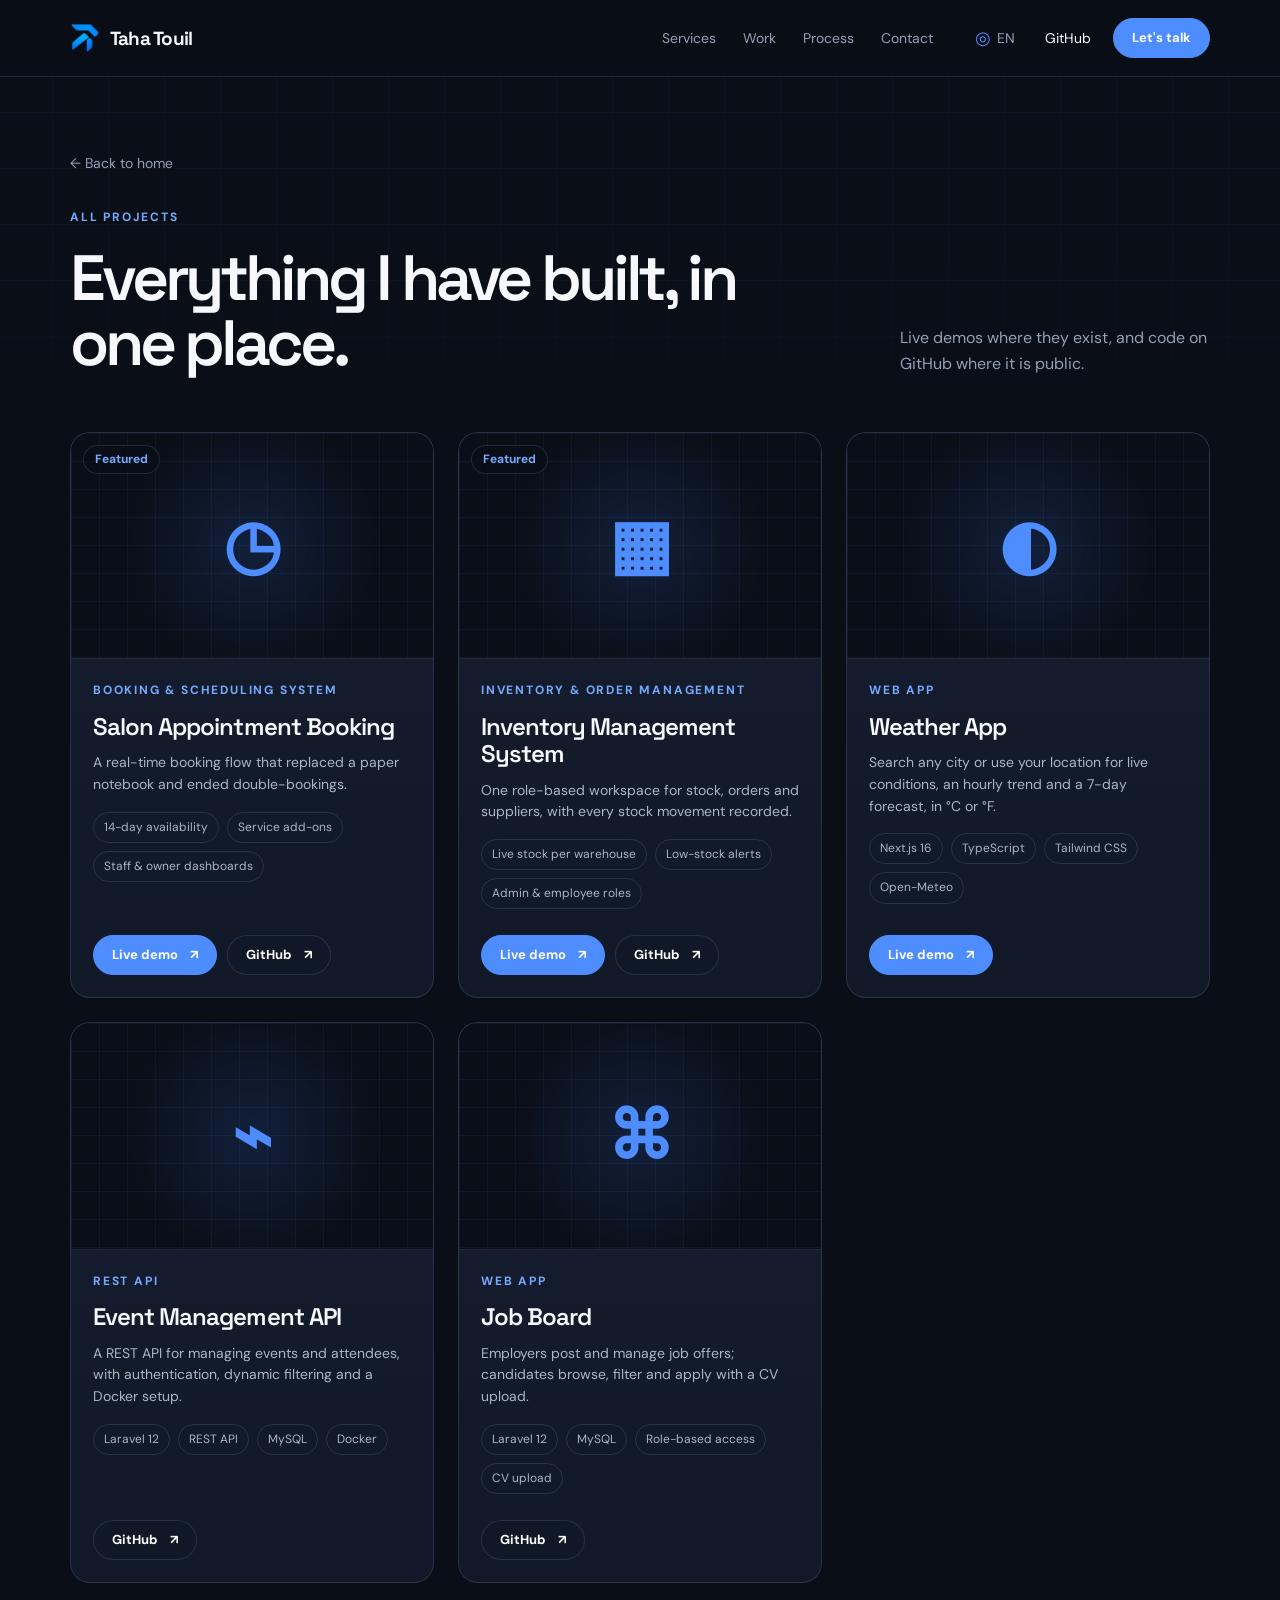
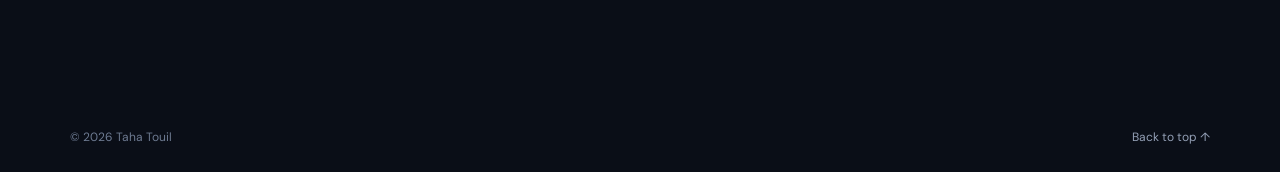
<file: projects.html>
<!doctype html>
<html lang="en">

<head>
    <meta charset="utf-8">
    <meta name="viewport" content="width=device-width, initial-scale=1">
    <meta name="description"
        content="All projects by Taha Touil: booking, inventory, weather, API and job board applications.">
    <title>Projects | Taha Touil</title>
    <link rel="icon" href="icons/favicon.ico" sizes="any">
    <link rel="icon" type="image/png" sizes="32x32" href="icons/favicon-32.png">
    <link rel="icon" type="image/png" sizes="16x16" href="icons/favicon-16.png">
    <link rel="apple-touch-icon" sizes="180x180" href="icons/apple-touch-icon.png">
    <meta name="theme-color" content="#0a0e17">
    <link rel="preconnect" href="https://fonts.googleapis.com">
    <link rel="preconnect" href="https://fonts.gstatic.com" crossorigin>
    <link
        href="https://fonts.googleapis.com/css2?family=DM+Sans:wght@400;500;600;700&family=Space+Grotesk:wght@500;600;700&display=swap"
        rel="stylesheet">
    <link rel="stylesheet" href="styles.css">
    <link rel="stylesheet" href="projects.css">

    <meta property="og:type" content="website">
    <meta property="og:site_name" content="Taha Touil">
    <meta property="og:title" content="Projects | Taha Touil">
    <meta property="og:description"
        content="Booking, inventory, weather, API and job board applications built by Taha Touil.">
    <meta property="og:url" content="https://taha-touill.onrender.com/projects.html">
    <meta property="og:image" content="https://taha-touill.onrender.com/icons/og-image.png">
    <meta property="og:image:width" content="1200">
    <meta property="og:image:height" content="630">
    <meta name="twitter:card" content="summary_large_image">
</head>

<body>
    <header class="site-header" id="top">
        <nav class="nav container" aria-label="Main navigation">
            <a class="brand" href="index.html" aria-label="Taha Touil home">
                <img class="brand-logo" src="icons/logo-mark.png" alt="" width="30" height="30">
                <span>Taha Touil</span>
            </a>
            <div class="nav-links">
                <a href="index.html#services" data-i18n="nav.services">Services</a>
                <a href="index.html#work" data-i18n="nav.work">Work</a>
                <a href="index.html#process" data-i18n="nav.process">Process</a>
                <a href="index.html#contact" data-i18n="nav.contact">Contact</a>
            </div>
            <div class="nav-actions">
                <button class="language-toggle" type="button" aria-label="Switch language"><span
                        aria-hidden="true">◎</span><span class="language-label">EN</span></button>
                <a class="github-link" href="https://github.com/tahavvd" target="_blank" rel="noreferrer">GitHub</a>
                <a class="button button-small" href="index.html#contact" data-i18n="nav.cta">Let's talk</a>
            </div>
            <button class="menu-toggle" type="button" aria-label="Open menu"
                aria-expanded="false"><span></span><span></span></button>
        </nav>
    </header>

    <main>
        <section class="projects-hero" aria-labelledby="projects-title">
            <div class="container">
                <a class="back-link" href="index.html#work" data-i18n="page.back">← Back to home</a>
                <div class="section-heading">
                    <div>
                        <p class="kicker" data-i18n="page.kicker">All projects</p>
                        <h1 id="projects-title" class="page-title" data-i18n="page.title">Everything I have built, in
                            one place.</h1>
                    </div>
                    <p data-i18n="page.copy">Live demos where they exist, and code on GitHub where it is public.</p>
                </div>
            </div>
        </section>

        <section class="projects-list" aria-label="Projects">
            <div class="container">
                <div class="project-grid" id="project-grid"></div>
            </div>
        </section>
    </main>

    <footer class="footer">
        <div class="container"><span>© 2026 Taha Touil</span><a href="#top" data-i18n="footer.back">Back to top ↑</a>
        </div>
    </footer>
    <script src="projects.js"></script>
</body>

</html>
</file>
<file: styles.css>
/* ==== Design tokens: colors, fonts ==== */
:root {
  --bg: #0a0e17;
  --surface: #111827;
  --surface-2: #151e30;
  --text: #f6f8fc;
  --muted: #94a0b6;
  --line: rgba(161, 180, 215, .16);
  --blue: #4d8dff;
  --blue-bright: #75aaff;
  --font-body: 'DM Sans', sans-serif;
  --font-display: 'Space Grotesk', sans-serif
}


/* ==== Global reset & base element styles ==== */
* {
  box-sizing: border-box
}

html {
  scroll-behavior: smooth
}

body {
  margin: 0;
  background: var(--bg);
  color: var(--text);
  font-family: var(--font-body);
  font-size: 16px;
  line-height: 1.6
}

a {
  color: inherit;
  text-decoration: none
}

button {
  font: inherit
}

button,
a {
  outline-offset: 5px
}

button:focus-visible,
a:focus-visible {
  outline: 2px solid var(--blue-bright);
  outline-offset: 5px
}

.container {
  width: min(1140px, calc(100% - 40px));
  margin: auto
}


/* ==== Header / navigation ==== */
.site-header {
  position: fixed;
  z-index: 10;
  top: 0;
  width: 100%;
  border-bottom: 1px solid var(--line);
  background: rgba(10, 14, 23, .72);
  backdrop-filter: blur(12px);
  transition: background .3s
}

.site-header.scrolled {
  background: rgba(10, 14, 23, .96)
}

.nav {
  height: 76px;
  display: flex;
  align-items: center;
  gap: 34px
}

.brand {
  display: flex;
  align-items: center;
  gap: 10px;
  font: 700 19px var(--font-display);
  letter-spacing: -.04em;
  white-space: nowrap
}

.brand-mark {
  color: var(--blue);
  font-size: 17px;
  letter-spacing: -.1em
}

.nav-links {
  display: flex;
  gap: 27px;
  margin-left: auto;
  color: var(--muted);
  font-size: 14px
}

.nav-links a,
.github-link {
  transition: color .2s
}

.nav-links a:hover,
.github-link:hover {
  color: var(--text)
}

.nav-actions {
  display: flex;
  align-items: center;
  gap: 22px;
  font-size: 14px
}

.language-toggle {
  display: flex;
  align-items: center;
  gap: 6px;
  border: 0;
  background: transparent;
  color: var(--muted);
  cursor: pointer;
  padding: 8px
}

.language-toggle span:first-child {
  font-size: 18px;
  color: var(--blue)
}

.button {
  display: inline-flex;
  align-items: center;
  justify-content: center;
  gap: 12px;
  min-height: 48px;
  padding: 0 23px;
  border: 1px solid var(--blue);
  border-radius: 999px;
  background: var(--blue);
  color: white;
  font-weight: 700;
  transition: transform .2s, background .2s, box-shadow .2s
}

.button:hover {
  background: var(--blue-bright);
  box-shadow: 0 8px 26px rgba(77, 141, 255, .2);
  transform: translateY(-2px)
}

.button-small {
  min-height: 40px;
  padding: 0 18px;
  font-size: 13px
}

.button-ghost {
  border-color: var(--line);
  background: rgba(17, 24, 39, .5)
}

.button-ghost:hover {
  border-color: var(--blue);
  background: rgba(77, 141, 255, .1)
}


/* ==== Mobile hamburger menu button ==== */
.menu-toggle {
  display: none;
  margin-left: auto;
  background: none;
  border: 0
}

.menu-toggle span {
  display: block;
  width: 24px;
  border-top: 2px solid var(--text);
  margin: 6px
}


/* ==== Hero section ==== */
.hero {
  position: relative;
  min-height: 760px;
  height: 100vh;
  max-height: 940px;
  display: flex;
  align-items: center;
  overflow: hidden;
  background-color: var(--bg);
  background-image: linear-gradient(rgba(94, 135, 202, .065) 1px, transparent 1px), linear-gradient(90deg, rgba(94, 135, 202, .065) 1px, transparent 1px);
  background-size: 56px 56px
}

.hero:after {
  content: "";
  position: absolute;
  inset: 0;
  background: radial-gradient(circle at 50% 43%, rgba(50, 104, 204, .16), transparent 33%), linear-gradient(to bottom, transparent 65%, var(--bg) 100%);
  pointer-events: none
}

.hero-glow {
  position: absolute;
  width: 520px;
  height: 520px;
  top: 18%;
  left: calc(50% - 260px);
  border-radius: 50%;
  background: rgba(41, 101, 220, .1);
  filter: blur(90px)
}

.hero-content {
  position: relative;
  z-index: 1;
  text-align: center;
  margin-top: 60px
}

.eyebrow,
.kicker {
  margin: 0 0 18px;
  color: var(--blue-bright);
  font-size: 12px;
  font-weight: 700;
  letter-spacing: .15em;
  text-transform: uppercase
}

.hero h1 {
  max-width: 950px;
  margin: 0 auto;
  font: 700 clamp(3.9rem, 8.5vw, 7.2rem)/.95 var(--font-display);
  letter-spacing: -.075em
}

.hero h1 span,
.hero h1 strong {
  display: block
}

.hero h1 strong {
  color: var(--blue);
  font-weight: 700;
  letter-spacing: -.09em
}

.hero-copy {
  max-width: 650px;
  margin: 31px auto 0;
  color: var(--muted);
  font-size: 18px;
  line-height: 1.55
}

.hero-actions {
  display: flex;
  justify-content: center;
  gap: 13px;
  margin-top: 35px
}

.hero-note {
  display: flex;
  justify-content: center;
  align-items: center;
  gap: 8px;
  color: #748198;
  font-size: 12px;
  margin-top: 28px
}

.status-dot {
  width: 6px;
  height: 6px;
  border-radius: 50%;
  background: #4ed59b;
  box-shadow: 0 0 10px #4ed59b
}

.scroll-cue {
  position: absolute;
  z-index: 1;
  bottom: 31px;
  left: 50%;
  width: 22px;
  height: 34px;
  border: 1px solid var(--line);
  border-radius: 20px;
  transform: translateX(-50%)
}

.scroll-cue span {
  display: block;
  width: 3px;
  height: 6px;
  margin: 7px auto;
  background: var(--blue);
  border-radius: 3px
}


/* ==== Shared section spacing/typography ==== */
.section {
  padding: 125px 0
}

.section-border {
  border-top: 1px solid var(--line)
}

.split-intro,
.about-grid {
  display: grid;
  grid-template-columns: 1fr 1fr;
  gap: 100px;
  align-items: start
}

h2 {
  margin: 0;
  font: 600 clamp(2.2rem, 4vw, 4rem)/1.05 var(--font-display);
  letter-spacing: -.065em
}

.large-copy {
  margin: 0;
  color: #b0b9ca;
  font-size: 20px;
  line-height: 1.55
}

.text-link {
  display: inline-block;
  margin-top: 27px;
  color: var(--blue-bright);
  font-weight: 700
}

.text-link span {
  margin-left: 8px
}

.section-heading {
  display: flex;
  justify-content: space-between;
  gap: 50px;
  align-items: end;
  margin-bottom: 54px
}

.section-heading>p {
  max-width: 310px;
  margin: 0;
  color: var(--muted)
}


/* ==== Services grid (4 cards) ==== */
.service-grid {
  display: grid;
  grid-template-columns: repeat(4, 1fr);
  border-top: 1px solid var(--line);
  border-left: 1px solid var(--line)
}

.service-card {
  position: relative;
  min-height: 315px;
  padding: 25px 24px;
  border-right: 1px solid var(--line);
  border-bottom: 1px solid var(--line);
  transition: background .25s
}

.service-card:hover {
  background: var(--surface)
}

.service-number {
  color: #63718b;
  font-size: 12px;
  letter-spacing: .08em
}

.service-icon {
  margin: 43px 0 22px;
  color: var(--blue);
  font-size: 30px
}

.service-card h3,
.process-step h3 {
  margin: 0 0 12px;
  font: 600 21px/1.15 var(--font-display);
  letter-spacing: -.04em
}

.service-card p {
  margin: 0;
  color: var(--muted);
  font-size: 14px;
  line-height: 1.55
}

.service-card>a {
  position: absolute;
  right: 23px;
  bottom: 22px;
  color: var(--blue-bright);
  font-size: 23px
}


/* ==== Work section ==== */
.work-section {
  padding-top: 117px
}

.stack-line span {
  padding: 6px 10px;
  border: 1px solid var(--line);
  border-radius: 999px;
  color: #aab5c8;
  font-size: 12px
}


/* ==== Project case card (mobile-first) ==== */
.case {
  display: grid;
  gap: 24px;
  grid-template-areas: "head" "gallery" "body";
  margin-top: 28px;
  padding: 22px;
  scroll-margin-top: 92px;
  border: 1px solid var(--line);
  border-radius: 22px;
  background: linear-gradient(180deg, var(--surface-2), var(--surface));
  box-shadow: 0 24px 60px rgba(0, 0, 0, .28)
}

.case-head {
  grid-area: head;
  min-width: 0
}

.case-gallery {
  grid-area: gallery;
  min-width: 0
}

.case-body {
  grid-area: body;
  display: grid;
  gap: 20px;
  min-width: 0
}

.case-type {
  margin: 0 0 10px;
  color: var(--blue-bright);
  font-size: 12px;
  font-weight: 700;
  letter-spacing: .15em;
  text-transform: uppercase
}

.case h3 {
  margin: 0;
  font: 600 clamp(1.9rem, 7vw, 2.8rem)/1.05 var(--font-display);
  letter-spacing: -.05em
}

.case-tagline {
  margin: 14px 0 20px;
  color: #b0b9ca;
  font-size: 16px
}

.case-actions {
  display: flex;
  flex-wrap: wrap;
  gap: 10px
}

.case-actions .button {
  flex: 1 1 140px
}

.case-note {
  margin: 12px 0 0;
  color: var(--muted);
  font-size: 12px
}

/* gallery: swipeable strip, next slide peeks in on phones */
.case-stage {
  position: relative
}

.case-track {
  position: relative;
  display: flex;
  gap: 12px;
  overflow-x: auto;
  scroll-snap-type: x mandatory;
  scrollbar-width: none;
  -webkit-overflow-scrolling: touch
}

.case-track::-webkit-scrollbar {
  display: none
}

.case-slide {
  flex: 0 0 min(76vw, 440px);
  min-height: 200px;
  display: flex;
  align-items: center;
  justify-content: center;
  overflow: hidden;
  scroll-snap-align: start;
  border: 1px solid var(--line);
  border-radius: 14px;
  background: var(--bg)
}

.case-slide img {
  display: block;
  width: 100%;
  height: auto;
  max-height: 420px;
  object-fit: contain;
  cursor: zoom-in
}

.case-arrow {
  display: none;
  position: absolute;
  z-index: 2;
  top: calc(50% - 20px);
  width: 40px;
  height: 40px;
  border: 1px solid rgba(255, 255, 255, .3);
  border-radius: 50%;
  background: rgba(10, 14, 23, .8);
  color: white;
  cursor: pointer;
  transition: opacity .2s
}

.case-arrow.prev {
  left: 10px
}

.case-arrow.next {
  right: 10px
}

.case-arrow:disabled {
  opacity: .3;
  cursor: default
}

.case-dots {
  display: flex;
  justify-content: center;
  gap: 8px;
  margin-top: 14px
}

.case-dots button {
  position: relative;
  width: 8px;
  height: 8px;
  padding: 0;
  border: 0;
  border-radius: 999px;
  background: #3b4a66;
  cursor: pointer;
  transition: width .2s, background .2s
}

.case-dots button:after {
  content: "";
  position: absolute;
  inset: -12px -4px
}

.case-dots button.active {
  width: 22px;
  background: var(--blue)
}

/* story, chips, demo logins */
.case-story {
  display: grid;
  gap: 16px;
  margin: 0;
  padding: 18px 0;
  border-top: 1px solid var(--line);
  border-bottom: 1px solid var(--line)
}

.case-story dt {
  color: var(--blue-bright);
  font-size: 11px;
  font-weight: 700;
  letter-spacing: .12em;
  text-transform: uppercase
}

.case-story dd {
  margin: 4px 0 0;
  color: #aab5c8;
  font-size: 14px;
  line-height: 1.55
}

.case-features {
  display: flex;
  flex-wrap: wrap;
  gap: 8px;
  margin: 0;
  padding: 0;
  list-style: none
}

.case-features li {
  padding: 6px 10px;
  border: 1px solid var(--line);
  border-radius: 999px;
  color: #aab5c8;
  font-size: 12px
}

.case-access {
  padding: 16px;
  border: 1px solid var(--line);
  border-radius: 14px;
  background: rgba(10, 14, 23, .55)
}

.case-access h4 {
  margin: 0 0 6px;
  color: var(--blue-bright);
  font-size: 12px;
  font-weight: 700;
  letter-spacing: .12em;
  text-transform: uppercase
}

.access-row {
  display: grid;
  gap: 8px;
  padding: 12px 0;
  border-top: 1px solid var(--line)
}

.access-row:first-of-type {
  border-top: 0
}

.access-role {
  color: var(--muted);
  font-size: 12px;
  font-weight: 700
}

.access-values {
  display: flex;
  flex-wrap: wrap;
  gap: 8px
}

.copy-chip {
  min-height: 44px;
  padding: 0 14px;
  border: 1px solid var(--line);
  border-radius: 10px;
  background: var(--surface);
  color: #ccd5e5;
  font: 500 13px ui-monospace, SFMono-Regular, Menlo, Consolas, monospace;
  cursor: pointer;
  transition: border-color .2s, color .2s
}

.copy-chip:hover {
  border-color: var(--blue)
}

.copy-chip.copied {
  border-color: #4ed59b;
  color: #76e0b0
}

.access-hint {
  margin: 4px 0 0;
  color: var(--muted);
  font-size: 12px;
  line-height: 1.5
}

/* phones/tablets: gallery bleeds to the card edges so images are bigger */
@media(max-width:899px) {
  .case-gallery {
    margin-inline: -22px
  }

  .case-track {
    padding-inline: 22px;
    scroll-padding-inline: 22px
  }
}

/* desktop: text on the left, gallery on the right */
@media(min-width:900px) {
  .case {
    grid-template-columns: 1fr 1.05fr;
    grid-template-areas: "head gallery" "body gallery";
    grid-template-rows: auto 1fr;
    gap: 28px 48px;
    align-items: start;
    padding: 40px
  }

  .case-gallery {
    position: sticky;
    top: 100px
  }

  .case-slide {
    flex-basis: 100%
  }

  .case-slide img {
    max-height: 520px
  }

  .case-actions .button {
    flex: 0 0 auto
  }
}

/* arrows only where a mouse exists; phones swipe */
@media(hover:hover) and (pointer:fine) {
  .case-arrow {
    display: block
  }
}


/* ==== Process steps (4-step "how it works") ==== */
.process-grid {
  display: grid;
  grid-template-columns: repeat(4, 1fr);
  gap: 0;
  border-top: 1px solid var(--line)
}

.process-step {
  padding: 25px 25px 15px 0;
  border-right: 1px solid var(--line);
  margin-right: 25px
}

.process-step:last-child {
  border: 0
}

.process-step>span {
  display: block;
  margin-bottom: 48px;
  color: var(--blue);
  font: 600 14px var(--font-display)
}

.process-step p {
  margin: 0;
  color: var(--muted);
  font-size: 14px
}


/* ==== About section ==== */
.about-section {
  padding-top: 55px
}

.stack-line {
  display: flex;
  flex-wrap: wrap;
  gap: 8px;
  margin-top: 30px
}


/* ==== Contact section ==== */
.contact-section {
  padding: 110px 0;
  background: var(--surface);
  border-top: 1px solid var(--line)
}

.contact-inner {
  display: grid;
  grid-template-columns: 1fr 1fr;
  gap: 100px
}

.contact-inner h2 {
  max-width: 530px
}

.contact-inner>div:first-child>p:last-child {
  max-width: 470px;
  margin: 25px 0 0;
  color: var(--muted);
  font-size: 17px
}

.contact-links {
  border-top: 1px solid var(--line)
}

.contact-link {
  display: grid;
  grid-template-columns: 85px 1fr 20px;
  gap: 14px;
  align-items: center;
  padding: 18px 0;
  border-bottom: 1px solid var(--line);
  color: var(--muted);
  font-size: 13px
}

.contact-link strong {
  color: var(--text);
  font-weight: 500
}

.contact-link>span:last-child {
  color: var(--blue);
  font-size: 20px
}


/* ==== Footer ==== */
.footer {
  padding: 25px 0;
  color: #6e7b92;
  font-size: 12px
}

.footer .container {
  display: flex;
  justify-content: space-between
}

.footer a {
  color: var(--muted)
}


/* ==== Fullscreen image lightbox ==== */
.lightbox {
  position: fixed;
  z-index: 20;
  inset: 0;
  display: flex;
  align-items: center;
  justify-content: center;
  padding: 30px;
  background: rgba(4, 7, 12, .94);
  opacity: 0;
  pointer-events: none;
  transition: opacity .25s
}

.lightbox.open {
  opacity: 1;
  pointer-events: auto
}

.lightbox img {
  max-width: min(1000px, 90vw);
  max-height: 85vh;
  object-fit: contain
}

.lightbox-close {
  position: absolute;
  top: 25px;
  right: 30px;
  border: 0;
  background: none;
  color: white;
  font-size: 35px;
  cursor: pointer
}


/* ==== Responsive: tablet (<=800px) ==== */
@media(max-width:800px) {
  .container {
    width: min(100% - 32px, 600px)
  }

  .nav {
    height: 68px
  }

  .nav-links,
  .github-link {
    display: none
  }

  .nav-actions {
    margin-left: auto
  }

  .nav-actions .button {
    display: none
  }

  .menu-toggle {
    display: block
  }

  .nav.menu-open {
    height: auto;
    flex-wrap: wrap;
    padding: 14px 0
  }

  .nav.menu-open .nav-links {
    display: flex;
    order: 4;
    width: 100%;
    flex-direction: column;
    gap: 2px;
    margin: 0;
    padding: 10px 0
  }

  .nav.menu-open .nav-links a {
    padding: 11px 0
  }

  .hero {
    min-height: 700px
  }

  .hero-content {
    margin-top: 30px
  }

  .hero h1 {
    font-size: clamp(3.25rem, 15vw, 5.2rem)
  }

  .hero-copy {
    font-size: 16px;
    margin-top: 24px
  }

  .hero-actions {
    flex-direction: column;
    align-items: stretch;
    margin: 29px auto 0;
    max-width: 260px
  }

  .hero-actions .button {
    width: 100%
  }

  .section {
    padding: 83px 0
  }

  .split-intro,
  .about-grid,
  .contact-inner {
    grid-template-columns: 1fr;
    gap: 32px
  }

  .section-heading {
    display: block;
    margin-bottom: 35px
  }

  .section-heading>p {
    margin-top: 17px
  }

  .service-grid {
    grid-template-columns: 1fr 1fr
  }

  .service-card {
    min-height: 280px
  }

  .process-grid {
    grid-template-columns: 1fr 1fr;
    gap: 0
  }

  .process-step {
    min-height: 190px;
    margin: 0;
    padding-right: 15px;
    margin-right: 15px
  }

  .process-step:nth-child(2) {
    border-right: 0;
    margin-right: 0
  }

  .process-step>span {
    margin-bottom: 28px
  }

  .contact-section {
    padding: 80px 0
  }

  .contact-inner {
    gap: 42px
  }
}


/* ==== Responsive: phone (<=450px) ==== */
@media(max-width:450px) {
  .nav-actions {
    gap: 8px
  }

  .language-toggle {
    padding: 8px 4px
  }

  .hero h1 {
    font-size: 3.18rem
  }

  .hero-note {
    font-size: 11px
  }

  .service-grid {
    grid-template-columns: 1fr
  }

  .service-card {
    min-height: 245px
  }

  .service-icon {
    margin-top: 28px
  }

  .contact-link {
    grid-template-columns: 70px 1fr 16px;
    font-size: 12px
  }

  .contact-link strong {
    overflow-wrap: anywhere
  }
}


/* ==== Responsive: hero adjustment on tablet ==== */
@media(max-width:800px) {
  .hero {
    align-items: flex-start
  }

  .hero-content {
    margin-top: 142px
  }
}


/* ==== Responsive: hero adjustment on phone ==== */
@media(max-width:450px) {
  .hero h1 {
    font-size: 2.82rem
  }
}


/* ==== Accessibility: respect reduced-motion preference ==== */
@media(prefers-reduced-motion:reduce) {
  html {
    scroll-behavior: auto
  }

  *,
  *:before,
  *:after {
    transition-duration: .01ms !important;
    animation-duration: .01ms !important
  }
}

/* ==== Technologies (inside About) ==== */
.tech-stack {
  grid-column: 1 / -1;
  margin-top: 20px;
  padding-top: 40px;
  border-top: 1px solid var(--line)
}

.tech-title {
  margin: 0 0 28px;
  font: 600 21px/1.15 var(--font-display);
  letter-spacing: -.03em
}

.tech-groups {
  display: grid;
  grid-template-columns: repeat(3, 1fr);
  gap: 40px
}

.tech-group h4 {
  margin: 0 0 14px;
  color: var(--blue);
  font: 600 13px var(--font-display);
  letter-spacing: .08em;
  text-transform: uppercase
}

.tech-list {
  display: flex;
  flex-wrap: wrap;
  gap: 8px;
  margin: 0;
  padding: 0;
  list-style: none
}

.tech-list li {
  display: inline-flex;
  align-items: center;
  gap: 8px;
  padding: 8px 14px;
  border: 1px solid var(--line);
  border-radius: 999px;
  background: var(--surface);
  color: #c3ccdc;
  font-size: 13px;
  transition: border-color .2s, color .2s
}

.tech-list li:before {
  content: "";
  width: 6px;
  height: 6px;
  border-radius: 50%;
  background: var(--blue)
}

@media(hover:hover) and (pointer:fine) {
  .tech-list li:hover {
    border-color: var(--blue);
    color: var(--text)
  }
}

@media(max-width:800px) {
  .tech-stack {
    margin-top: 4px;
    padding-top: 32px
  }

  .tech-groups {
    grid-template-columns: 1fr;
    gap: 28px
  }
}

@media(max-width:450px) {
  .tech-list li {
    padding: 7px 12px;
    font-size: 12px
  }
}

.brand-logo {
  width: 30px;
  height: 30px;
  display: block;
}

/* ==== "View all projects" row under Selected work ==== */
.work-more {
  display: flex;
  align-items: center;
  justify-content: space-between;
  flex-wrap: wrap;
  gap: 20px 32px;
  margin-top: 44px;
  padding-top: 28px;
  border-top: 1px solid var(--line)
}

.work-more p {
  max-width: 520px;
  margin: 0;
  color: var(--muted)
}
</file>
<file: projects.css>
/* Styles for projects.html only. Loads after styles.css and reuses its tokens
   (--bg, --surface, --line, --blue ...) so the page matches the main site. */

/* ==== Page intro ==== */
.projects-hero {
    position: relative;
    padding: 150px 0 56px
}

/* grid backdrop lives on its own layer so the fade never touches the text */
.projects-hero:before {
    content: "";
    position: absolute;
    inset: 0;
    z-index: -1;
    background-image:
        linear-gradient(rgba(94, 135, 202, .05) 1px, transparent 1px),
        linear-gradient(90deg, rgba(94, 135, 202, .05) 1px, transparent 1px);
    background-size: 56px 56px;
    background-position: center top;
    -webkit-mask-image: linear-gradient(to bottom, #000 60%, transparent);
    mask-image: linear-gradient(to bottom, #000 60%, transparent)
}

.projects-hero .section-heading {
    margin-bottom: 0
}

.back-link {
    display: inline-block;
    margin-bottom: 34px;
    color: var(--muted);
    font-size: 14px;
    transition: color .2s
}

.back-link:hover {
    color: var(--text)
}

.page-title {
    max-width: 720px;
    margin: 0;
    font: 600 clamp(2.4rem, 5vw, 4.4rem)/1.02 var(--font-display);
    letter-spacing: -.065em
}

/* ==== Project cards ==== */
.projects-list {
    padding: 0 0 120px
}

.project-grid {
    display: grid;
    grid-template-columns: repeat(3, 1fr);
    gap: 24px
}

.project-card {
    display: flex;
    flex-direction: column;
    overflow: hidden;
    border: 1px solid var(--line);
    border-radius: 20px;
    background: linear-gradient(180deg, var(--surface-2), var(--surface));
    transition: border-color .25s
}

.project-card:hover {
    border-color: rgba(77, 141, 255, .45)
}

/* image area: real screenshot, or a default panel when the path is "#" or broken */
.project-media {
    position: relative;
    aspect-ratio: 16 / 10;
    overflow: hidden;
    border-bottom: 1px solid var(--line);
    background: var(--bg)
}

.project-media img {
    display: block;
    width: 100%;
    height: 100%;
    object-fit: cover;
    object-position: top
}

.project-placeholder {
    width: 100%;
    height: 100%;
    display: grid;
    place-items: center;
    color: var(--blue);
    font: 600 clamp(3rem, 6vw, 4.2rem)/1 var(--font-display);
    background-color: var(--bg);
    background-image:
        radial-gradient(circle at 50% 50%, rgba(50, 104, 204, .2), transparent 60%),
        linear-gradient(rgba(94, 135, 202, .08) 1px, transparent 1px),
        linear-gradient(90deg, rgba(94, 135, 202, .08) 1px, transparent 1px);
    background-size: auto, 28px 28px, 28px 28px
}

.project-badge {
    position: absolute;
    top: 12px;
    left: 12px;
    padding: 4px 11px;
    border: 1px solid var(--line);
    border-radius: 999px;
    background: rgba(10, 14, 23, .82);
    color: var(--blue-bright);
    font-size: 12px;
    font-weight: 700
}

.project-body {
    display: flex;
    flex: 1;
    flex-direction: column;
    gap: 12px;
    padding: 22px
}

.project-type {
    margin: 0;
    color: var(--blue-bright);
    font-size: 12px;
    font-weight: 700;
    letter-spacing: .15em;
    text-transform: uppercase
}

.project-card h2 {
    margin: 0;
    font: 600 24px/1.15 var(--font-display);
    letter-spacing: -.04em
}

.project-desc {
    margin: 0;
    color: #aab5c8;
    font-size: 14px;
    line-height: 1.55
}

.project-tags {
    display: flex;
    flex-wrap: wrap;
    gap: 8px;
    margin: 4px 0 0;
    padding: 0;
    list-style: none
}

.project-tags li {
    padding: 5px 10px;
    border: 1px solid var(--line);
    border-radius: 999px;
    color: #aab5c8;
    font-size: 12px
}

.project-actions {
    display: flex;
    flex-wrap: wrap;
    gap: 10px;
    margin-top: auto;
    padding-top: 14px
}

/* ==== Responsive ==== */
@media(max-width:1000px) {
    .project-grid {
        grid-template-columns: repeat(2, 1fr)
    }
}

@media(max-width:800px) {
    .projects-hero {
        padding: 118px 0 40px
    }

    .back-link {
        margin-bottom: 26px
    }

    .projects-list {
        padding-bottom: 84px
    }
}

@media(max-width:640px) {
    .project-grid {
        grid-template-columns: 1fr
    }
}
</file>
